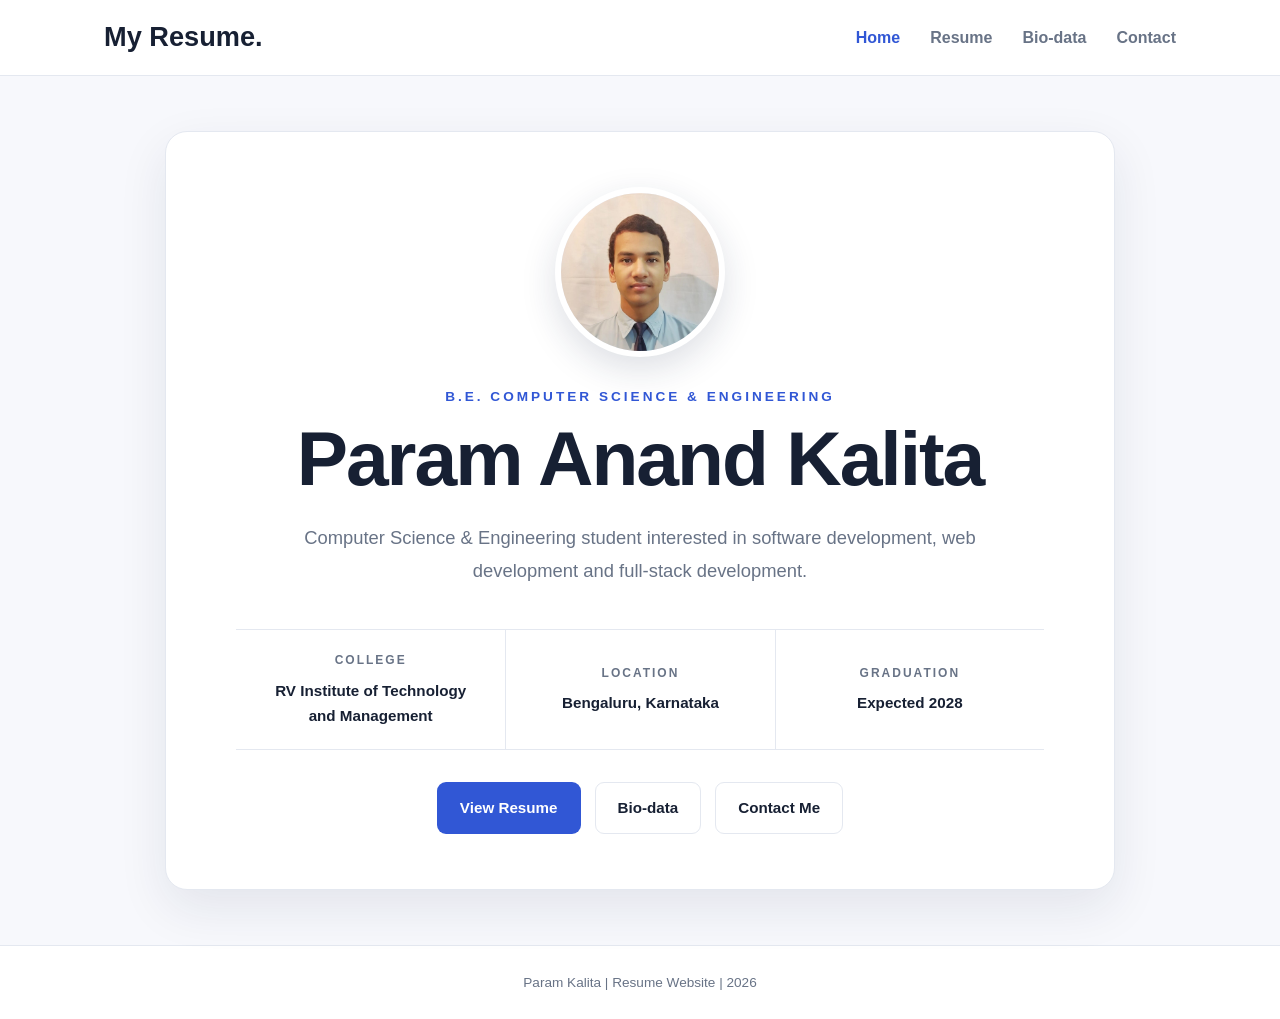
<file: index.html>
<!doctype html>
<html lang="en">
  <head>
    <meta charset="UTF-8" />
    <meta name="viewport" content="width=device-width, initial-scale=1.0" />
    <title>Param Kalita | Home</title>
    <link rel="stylesheet" href="style.css" />
  </head>
  <body>
    <header>
      <nav class="navbar">
        <a class="logo" href="index.html">My Resume.</a
        ><button class="menu-btn" aria-label="Toggle menu">☰</button>
        <div class="nav-links">
          <a class="active" href="index.html">Home</a
          ><a href="resume.html">Resume</a><a href="bio-data.html">Bio-data</a
          ><a href="contact.html">Contact</a>
        </div>
      </nav>
    </header>
    <main>
      <section class="home-profile">
        <div class="home-card">
          <div class="home-photo">
            <img src="profile.jpg" alt="Param Anand Kalita" />
          </div>
          <p class="home-eyebrow">B.E. Computer Science & Engineering</p>
          <h1>Param Anand Kalita</h1>
          <p class="home-intro">
            Computer Science & Engineering student interested in software
            development, web development and full-stack development.
          </p>
          <div class="home-info">
            <div>
              <span>College</span
              ><strong>RV Institute of Technology and Management</strong>
            </div>
            <div>
              <span>Location</span><strong>Bengaluru, Karnataka</strong>
            </div>
            <div><span>Graduation</span><strong>Expected 2028</strong></div>
          </div>
          <div class="home-buttons">
            <a href="resume.html" class="btn primary">View Resume</a
            ><a href="bio-data.html" class="btn secondary">Bio-data</a
            ><a href="contact.html" class="btn secondary">Contact Me</a>
          </div>
        </div>
      </section>
    </main>
    <footer>Param Kalita | Resume Website | <span id="year"></span></footer>
    <script src="script.js"></script>
  </body>
</html>
</file>
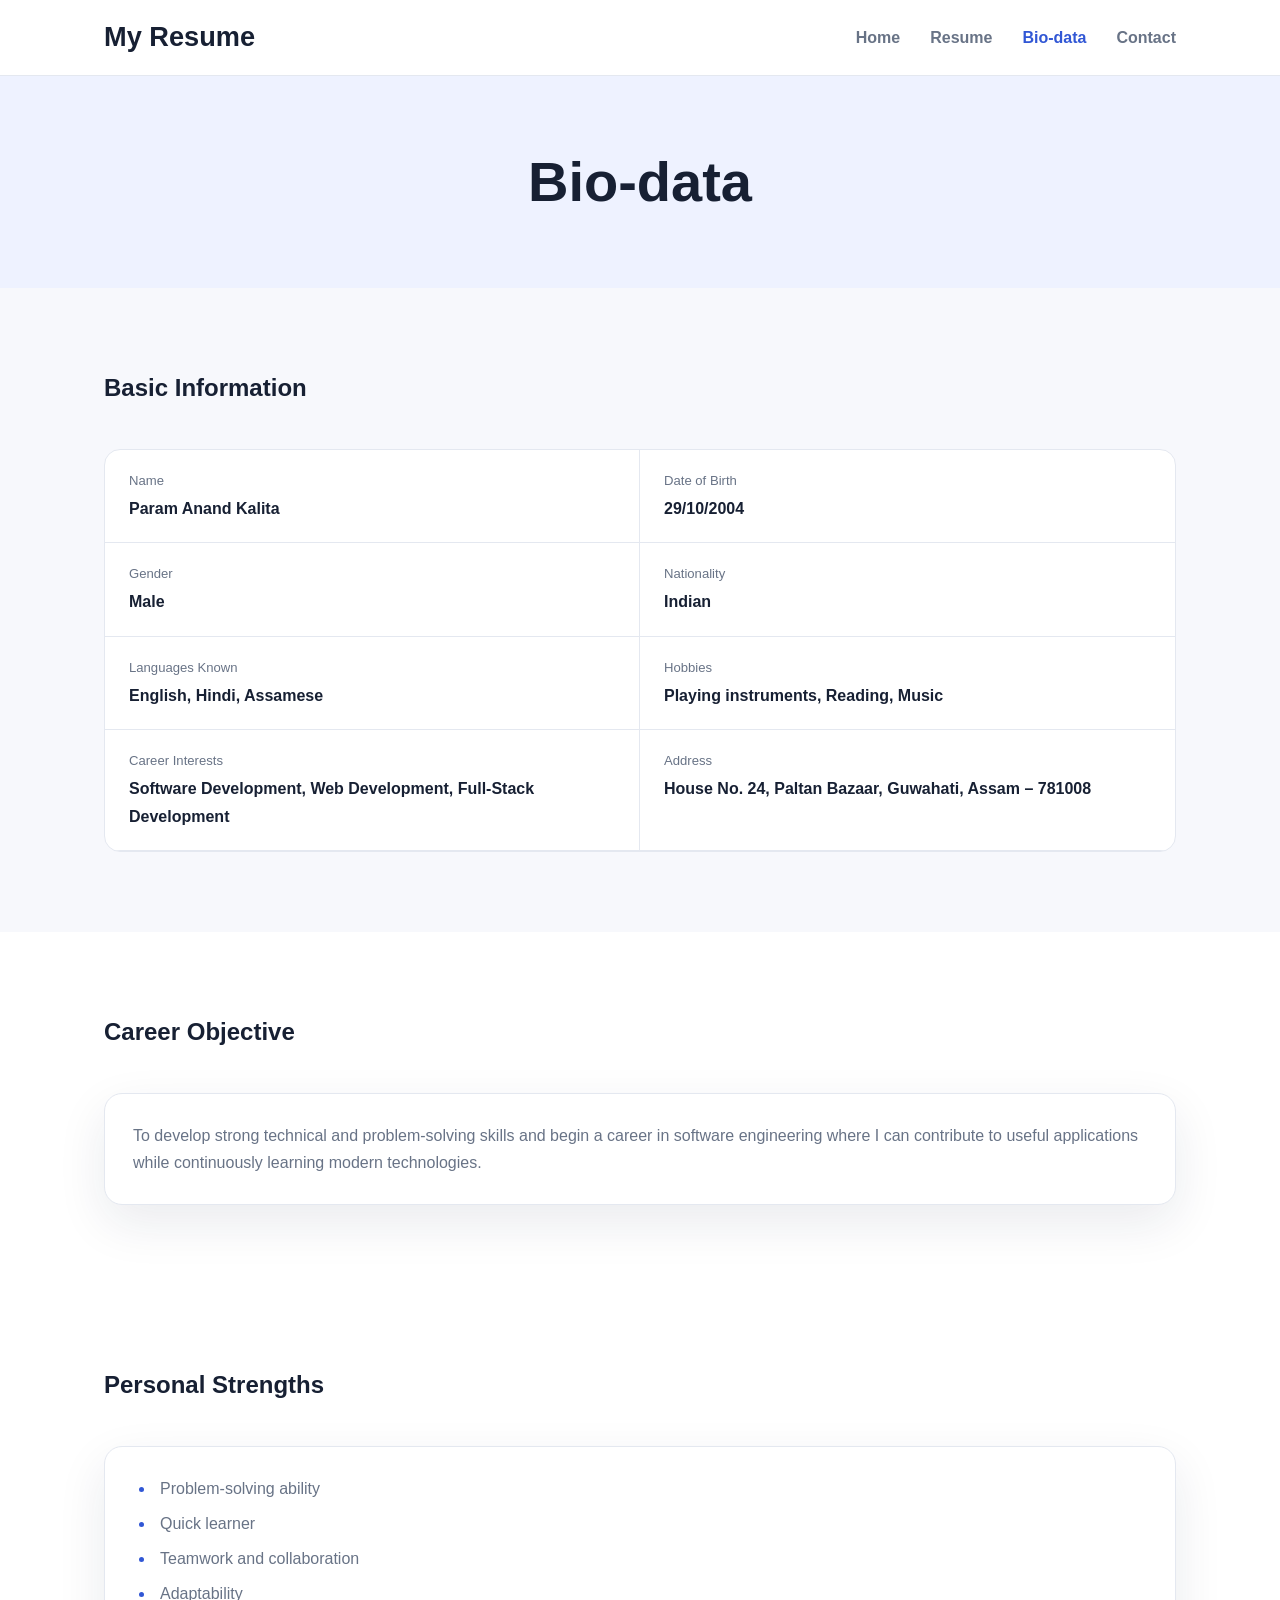
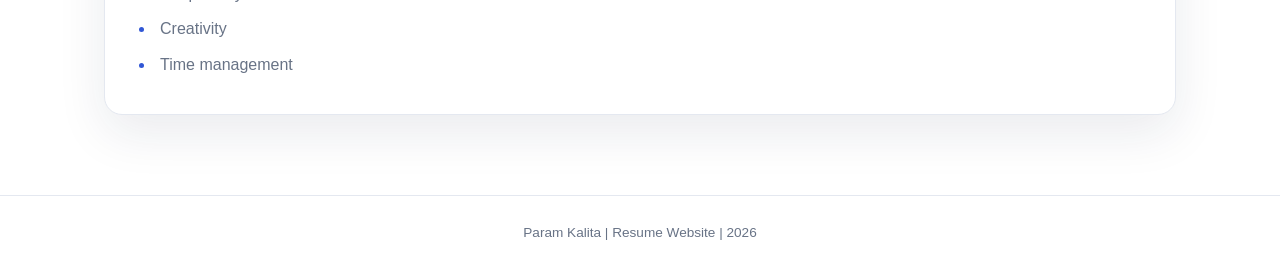
<file: bio-data.html>
<!doctype html>
<html lang="en">
  <head>
    <meta charset="UTF-8" />
    <meta name="viewport" content="width=device-width, initial-scale=1.0" />
    <title>Param Kalita | Bio-data</title>
    <link rel="stylesheet" href="style.css" />
  </head>
  <body>
    <header>
      <nav class="navbar">
        <a class="logo" href="index.html">My Resume</a
        ><button class="menu-btn" aria-label="Toggle menu">☰</button>
        <div class="nav-links">
          <a href="index.html">Home</a><a href="resume.html">Resume</a
          ><a class="active" href="bio-data.html">Bio-data</a
          ><a href="contact.html">Contact</a>
        </div>
      </nav>
    </header>
    <main>
      <section class="page-banner"><h1>Bio-data</h1></section>
      <section class="section">
        <h2>Basic Information</h2>
        <div class="details">
          <div><span>Name</span><strong>Param Anand Kalita</strong></div>
          <div><span>Date of Birth</span><strong>29/10/2004</strong></div>
          <div><span>Gender</span><strong>Male</strong></div>
          <div><span>Nationality</span><strong>Indian</strong></div>
          <div>
            <span>Languages Known</span
            ><strong>English, Hindi, Assamese</strong>
          </div>
          <div>
            <span>Hobbies</span
            ><strong>Playing instruments, Reading, Music</strong>
          </div>
          <div>
            <span>Career Interests</span
            ><strong
              >Software Development, Web Development, Full-Stack
              Development</strong
            >
          </div>
          <div>
            <span>Address</span
            ><strong
              >House No. 24, Paltan Bazaar, Guwahati, Assam – 781008</strong
            >
          </div>
        </div>
      </section>
      <section class="section alt">
        <h2>Career Objective</h2>
        <div class="card">
          <p>
            To develop strong technical and problem-solving skills and begin a
            career in software engineering where I can contribute to useful
            applications while continuously learning modern technologies.
          </p>
        </div>
      </section>
      <section class="section alt">
        <h2>Personal Strengths</h2>
        <div class="card">
          <ul class="strength-list">
            <li>Problem-solving ability</li>
            <li>Quick learner</li>
            <li>Teamwork and collaboration</li>
            <li>Adaptability</li>
            <li>Creativity</li>
            <li>Time management</li>
          </ul>
        </div>
      </section>
    </main>
    <footer>Param Kalita | Resume Website | <span id="year"></span></footer>
    <script src="script.js"></script>
  </body>
</html>
</file>
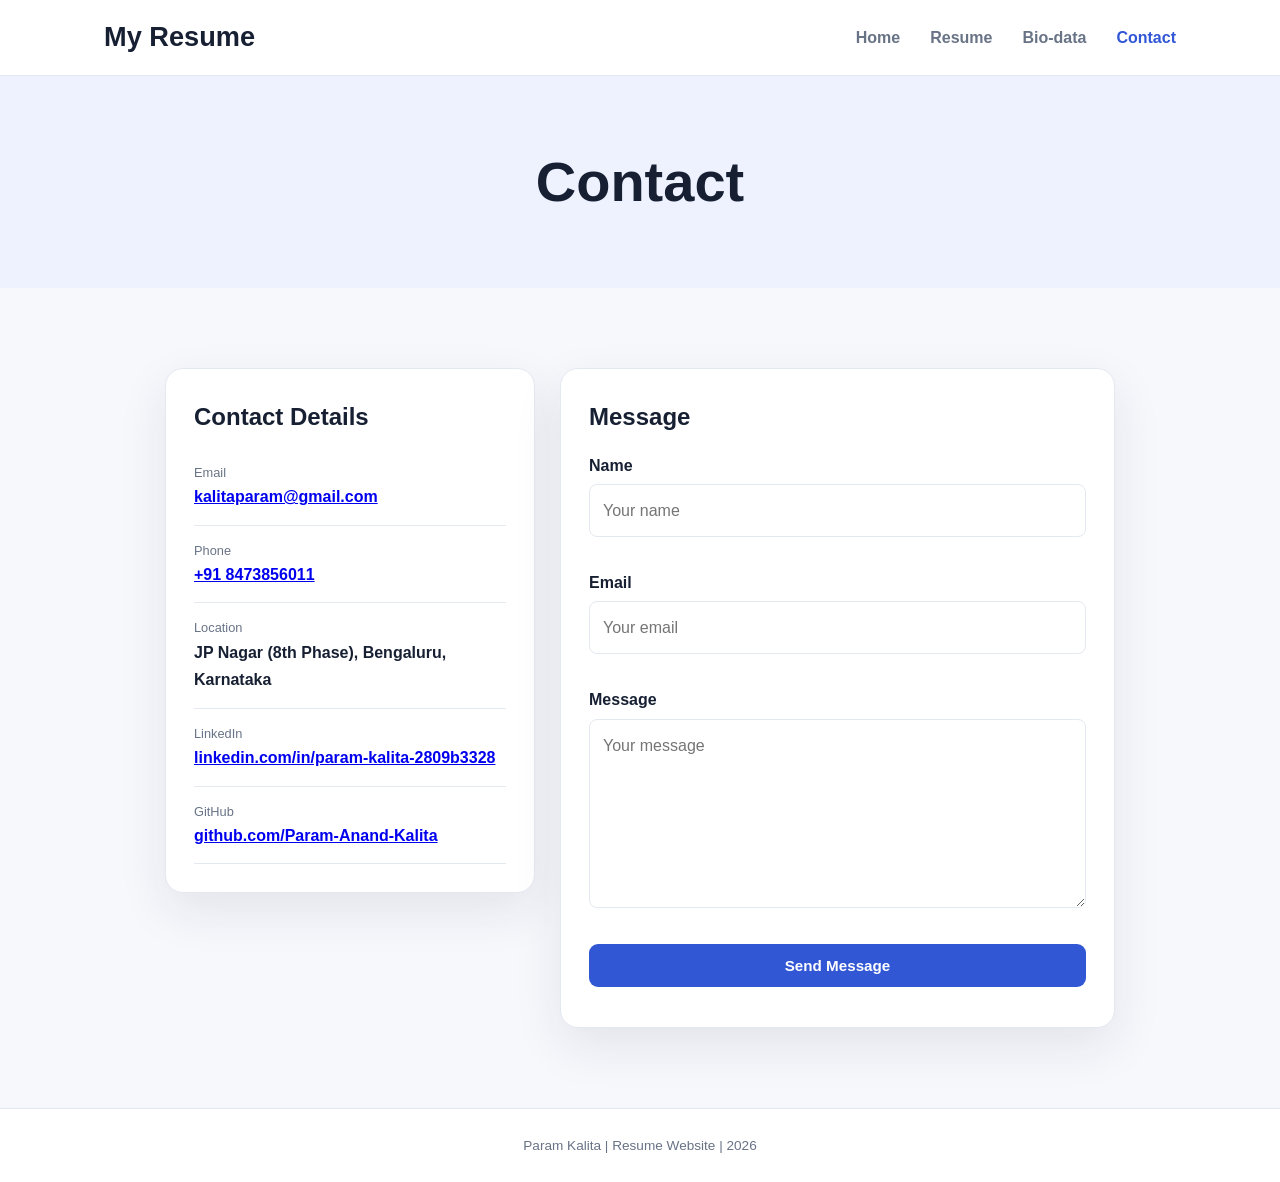
<file: contact.html>
<!doctype html>
<html lang="en">
  <head>
    <meta charset="UTF-8" />
    <meta name="viewport" content="width=device-width, initial-scale=1.0" />
    <title>Param Kalita | Contact</title>
    <link rel="stylesheet" href="style.css" />
  </head>
  <body>
    <header>
      <nav class="navbar">
        <a class="logo" href="index.html">My Resume</a
        ><button class="menu-btn" aria-label="Toggle menu">☰</button>
        <div class="nav-links">
          <a href="index.html">Home</a><a href="resume.html">Resume</a
          ><a href="bio-data.html">Bio-data</a
          ><a class="active" href="contact.html">Contact</a>
        </div>
      </nav>
    </header>
    <main>
      <section class="page-banner"><h1>Contact</h1></section>
      <section class="section">
        <div class="contact-grid">
          <div class="card">
            <h2>Contact Details</h2>
            <div class="contact-row">
              <span>Email</span
              ><strong
                ><a href="mailto:kalitaparam@gmail.com"
                  >kalitaparam@gmail.com</a
                ></strong
              >
            </div>
            <div class="contact-row">
              <span>Phone</span
              ><strong><a href="tel:+918473856011">+91 8473856011</a></strong>
            </div>
            <div class="contact-row">
              <span>Location</span
              ><strong>JP Nagar (8th Phase), Bengaluru, Karnataka</strong>
            </div>
            <div class="contact-row">
              <span>LinkedIn</span
              ><strong
                ><a
                  href="https://www.linkedin.com/in/param-kalita-2809b3328"
                  target="_blank"
                  >linkedin.com/in/param-kalita-2809b3328</a
                ></strong
              >
            </div>
            <div class="contact-row">
              <span>GitHub</span
              ><strong
                ><a href="https://github.com/Param-Anand-Kalita" target="_blank"
                  >github.com/Param-Anand-Kalita</a
                ></strong
              >
            </div>
          </div>
          <div class="card">
            <h2>Message</h2>
            <form id="contactForm">
              <label for="name">Name</label
              ><input
                type="text"
                id="name"
                name="name"
                placeholder="Your name"
                required
              /><small class="error" id="nameError"></small
              ><label for="email">Email</label
              ><input
                type="email"
                id="email"
                name="email"
                placeholder="Your email"
                required
              /><small class="error" id="emailError"></small
              ><label for="message">Message</label
              ><textarea
                id="message"
                name="message"
                rows="6"
                placeholder="Your message"
                required
              ></textarea
              ><small class="error" id="messageError"></small
              ><button type="submit" class="btn primary">Send Message</button>
              <p id="successMessage" class="success"></p>
            </form>
          </div>
        </div>
      </section>
    </main>
    <footer>Param Kalita | Resume Website | <span id="year"></span></footer>
    <script src="script.js"></script>
  </body>
</html>
</file>
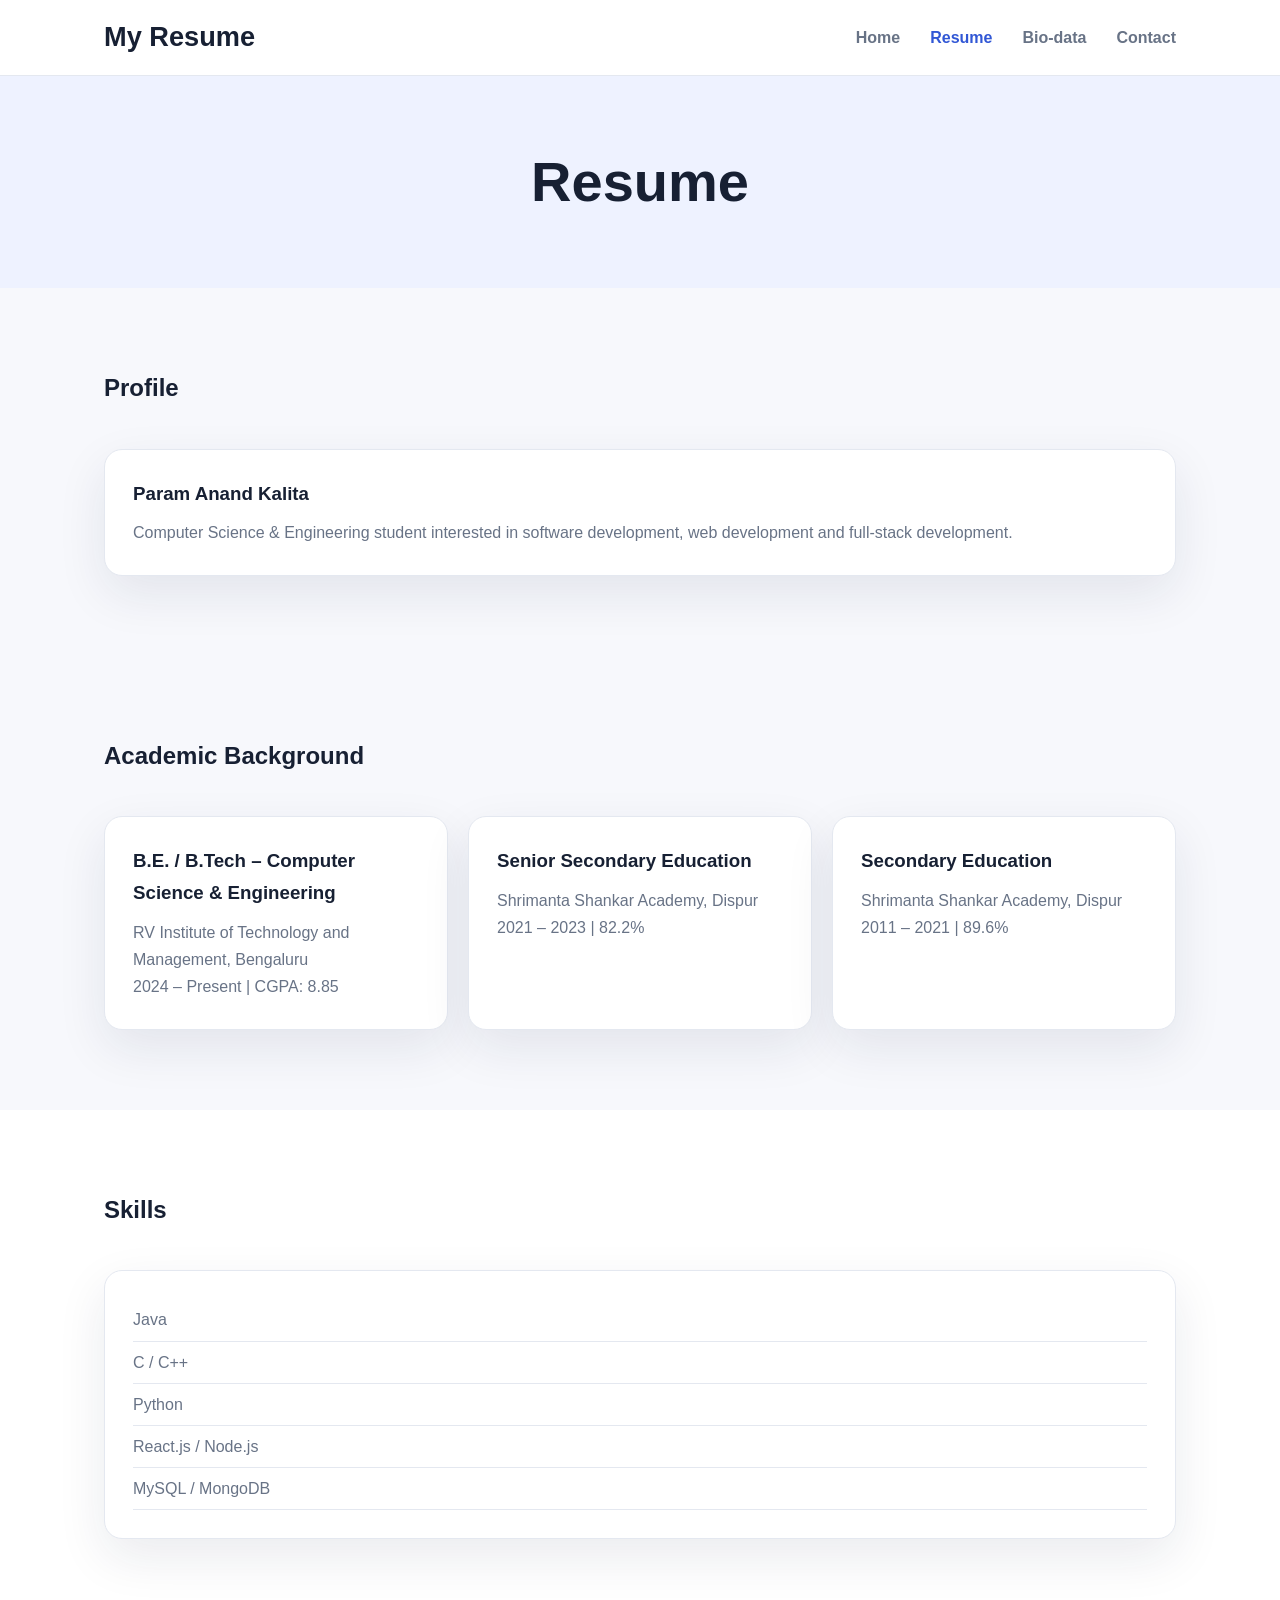
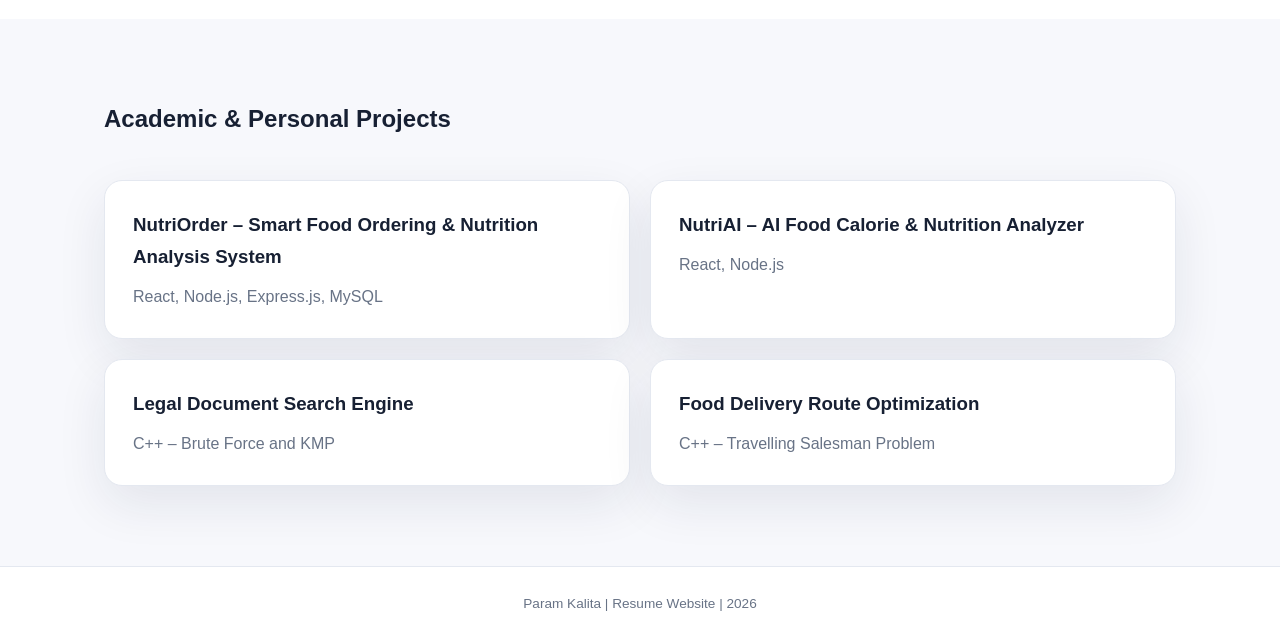
<file: resume.html>
<!doctype html>
<html lang="en">
  <head>
    <meta charset="UTF-8" />
    <meta name="viewport" content="width=device-width, initial-scale=1.0" />
    <title>Param Kalita | Resume</title>
    <link rel="stylesheet" href="style.css" />
  </head>
  <body>
    <header>
      <nav class="navbar">
        <a class="logo" href="index.html">My Resume</a
        ><button class="menu-btn" aria-label="Toggle menu">☰</button>
        <div class="nav-links">
          <a href="index.html">Home</a
          ><a class="active" href="resume.html">Resume</a
          ><a href="bio-data.html">Bio-data</a
          ><a href="contact.html">Contact</a>
        </div>
      </nav>
    </header>
    <main>
      <section class="page-banner"><h1>Resume</h1></section>
      <section class="section">
        <h2>Profile</h2>
        <div class="card">
          <h3>Param Anand Kalita</h3>
          <p>
            Computer Science & Engineering student interested in software
            development, web development and full-stack development.
          </p>
        </div>
      </section>
      <section class="section">
        <h2>Academic Background</h2>
        <div class="grid three">
          <article class="card">
            <h3>B.E. / B.Tech – Computer Science & Engineering</h3>
            <p>RV Institute of Technology and Management, Bengaluru</p>
            <p>2024 – Present | CGPA: 8.85</p>
          </article>
          <article class="card">
            <h3>Senior Secondary Education</h3>
            <p>Shrimanta Shankar Academy, Dispur</p>
            <p>2021 – 2023 | 82.2%</p>
          </article>
          <article class="card">
            <h3>Secondary Education</h3>
            <p>Shrimanta Shankar Academy, Dispur</p>
            <p>2011 – 2021 | 89.6%</p>
          </article>
        </div>
      </section>
      <section class="section alt">
        <h2>Skills</h2>
        <div class="card">
          <ul class="clean-list">
            <li>Java</li>
            <li>C / C++</li>
            <li>Python</li>
            <li>React.js / Node.js</li>
            <li>MySQL / MongoDB</li>
          </ul>
        </div>
      </section>
      <section class="section">
        <h2>Academic & Personal Projects</h2>
        <div class="grid two">
          <article class="card">
            <h3>
              NutriOrder – Smart Food Ordering & Nutrition Analysis System
            </h3>
            <p>React, Node.js, Express.js, MySQL</p>
          </article>
          <article class="card">
            <h3>NutriAI – AI Food Calorie & Nutrition Analyzer</h3>
            <p>React, Node.js</p>
          </article>
          <article class="card">
            <h3>Legal Document Search Engine</h3>
            <p>C++ – Brute Force and KMP</p>
          </article>
          <article class="card">
            <h3>Food Delivery Route Optimization</h3>
            <p>C++ – Travelling Salesman Problem</p>
          </article>
        </div>
      </section>
    </main>
    <footer>Param Kalita | Resume Website | <span id="year"></span></footer>
    <script src="script.js"></script>
  </body>
</html>
</file>
<file: style.css>
* {
  box-sizing: border-box;
  margin: 0;
  padding: 0;
}
:root {
  --bg: #f7f8fc;
  --surface: #fff;
  --text: #172033;
  --muted: #687386;
  --line: #e4e8f0;
  --accent: #3157d5;
  --accent-dark: #243fa0;
  --soft: #eef2ff;
  --shadow: 0 18px 50px rgba(24, 38, 72, 0.09);
}
html {
  scroll-behavior: smooth;
}
body {
  font-family: Arial, Helvetica, sans-serif;
  background: var(--bg);
  color: var(--text);
  line-height: 1.7;
}
header {
  background: rgba(255, 255, 255, 0.95);
  border-bottom: 1px solid var(--line);
  position: sticky;
  top: 0;
  z-index: 10;
  backdrop-filter: blur(10px);
}
.navbar {
  max-width: 1120px;
  margin: auto;
  min-height: 72px;
  padding: 0 24px;
  display: flex;
  align-items: center;
  justify-content: space-between;
}
.logo {
  color: var(--text);
  text-decoration: none;
  font-size: 1.7rem;
  font-weight: 800;
}
.nav-links {
  display: flex;
  gap: 30px;
}
.nav-links a {
  text-decoration: none;
  color: var(--muted);
  font-weight: 600;
  padding: 24px 0;
}
.nav-links a:hover,
.nav-links a.active {
  color: var(--accent);
}
.menu-btn {
  display: none;
  border: 0;
  background: none;
  font-size: 1.5rem;
  cursor: pointer;
}
main {
  min-height: calc(100vh - 145px);
}
.home-profile {
  min-height: calc(100vh - 145px);
  display: flex;
  align-items: center;
  justify-content: center;
  padding: 55px 24px;
}
.home-card {
  width: 100%;
  max-width: 950px;
  background: var(--surface);
  border: 1px solid var(--line);
  border-radius: 22px;
  padding: 55px 70px;
  text-align: center;
  box-shadow: var(--shadow);
}
.home-photo {
  width: 170px;
  height: 170px;
  margin: 0 auto 28px;
  border-radius: 50%;
  overflow: hidden;
  border: 6px solid #fff;
  box-shadow: 0 12px 35px rgba(24, 38, 72, 0.15);
  background: var(--soft);
}
.home-photo img {
  display: block;
  width: 100%;
  height: 100%;
  object-fit: cover;
}
.home-eyebrow {
  color: var(--accent);
  text-transform: uppercase;
  letter-spacing: 3px;
  font-size: 0.85rem;
  font-weight: 800;
  margin-bottom: 10px;
}
.home-card h1 {
  font-size: clamp(3rem, 6vw, 4.8rem);
  line-height: 1.05;
  letter-spacing: -2px;
  margin-bottom: 22px;
}
.home-intro {
  max-width: 760px;
  margin: 0 auto;
  color: var(--muted);
  font-size: 1.15rem;
  line-height: 1.8;
}
.home-info {
  display: grid;
  grid-template-columns: repeat(3, 1fr);
  margin: 42px auto 0;
  max-width: 850px;
  border-top: 1px solid var(--line);
  border-bottom: 1px solid var(--line);
}
.home-info div {
  padding: 20px 24px;
  min-height: 105px;
  display: flex;
  flex-direction: column;
  justify-content: center;
}
.home-info div + div {
  border-left: 1px solid var(--line);
}
.home-info span {
  display: block;
  color: var(--muted);
  text-transform: uppercase;
  letter-spacing: 2px;
  font-size: 0.75rem;
  font-weight: 800;
  margin-bottom: 7px;
}
.home-info strong {
  font-size: 0.95rem;
  font-weight: 600;
}
.home-buttons {
  display: flex;
  justify-content: center;
  gap: 14px;
  margin-top: 32px;
}
.btn {
  display: inline-block;
  padding: 12px 22px;
  border-radius: 9px;
  text-decoration: none;
  font-weight: 700;
  border: 1px solid transparent;
  cursor: pointer;
  font-size: 0.95rem;
}
.primary {
  color: #fff;
  background: var(--accent);
}
.primary:hover {
  background: var(--accent-dark);
}
.secondary {
  color: var(--text);
  background: #fff;
  border-color: var(--line);
}
.secondary:hover {
  border-color: var(--accent);
  color: var(--accent);
}
.card {
  background: var(--surface);
  border: 1px solid var(--line);
  border-radius: 18px;
  padding: 28px;
  box-shadow: var(--shadow);
}
.section {
  max-width: 1120px;
  margin: auto;
  padding: 80px 24px;
}
.section > h2 {
  margin-bottom: 40px;
}
.section.alt {
  max-width: none;
  padding: 80px max(24px, calc((100% - 1072px) / 2));
  background: #fff;
}
.grid {
  display: grid;
  gap: 20px;
}
.grid.two {
  grid-template-columns: 1fr 1fr;
}
.grid.three {
  grid-template-columns: repeat(3, 1fr);
}
.card h2,
.card h3 {
  margin-bottom: 10px;
}
.card p {
  color: var(--muted);
}
.details {
  display: grid;
  grid-template-columns: 1fr 1fr;
  background: #fff;
  border: 1px solid var(--line);
  border-radius: 16px;
  overflow: hidden;
}
.details div {
  padding: 20px 24px;
  border-bottom: 1px solid var(--line);
}
.details div:nth-child(odd) {
  border-right: 1px solid var(--line);
}
.details span {
  display: block;
  color: var(--muted);
  font-size: 0.82rem;
  margin-bottom: 3px;
}
.page-banner {
  padding: 75px 24px;
  text-align: center;
  background: var(--soft);
}
.page-banner h1 {
  font-size: 3.5rem;
  line-height: 1.1;
}
.strength-list {
  padding-left: 22px;
  color: var(--muted);
}
.strength-list li {
  margin-bottom: 8px;
  padding-left: 5px;
}
.strength-list li::marker {
  color: var(--accent);
}
.clean-list {
  list-style: none;
  color: var(--muted);
}
.clean-list li {
  padding: 7px 0;
  border-bottom: 1px solid var(--line);
}
.contact-grid {
  display: grid;
  grid-template-columns: 0.8fr 1.2fr;
  gap: 25px;
  max-width: 950px;
  margin: auto;
}
.contact-grid > .card:first-child {
  height: fit-content;
}
.contact-row {
  padding: 14px 0;
  border-bottom: 1px solid var(--line);
}
.contact-row span,
.contact-row strong {
  display: block;
}
.contact-row span {
  color: var(--muted);
  font-size: 0.8rem;
}
form label {
  display: block;
  margin-top: 14px;
  margin-bottom: 5px;
  font-weight: 700;
}
input,
textarea {
  width: 100%;
  padding: 12px 13px;
  border: 1px solid var(--line);
  border-radius: 8px;
  font: inherit;
  outline: none;
}
input:focus,
textarea:focus {
  border-color: var(--accent);
}
.error {
  color: #c62828;
  min-height: 18px;
  display: block;
}
.success {
  color: #227a43 !important;
  margin-top: 12px;
}
.contact-grid button {
  width: 100%;
  margin-top: 10px;
}
footer {
  text-align: center;
  padding: 25px;
  color: var(--muted);
  font-size: 0.85rem;
  border-top: 1px solid var(--line);
  background: #fff;
}
@media (max-width: 800px) {
  .menu-btn {
    display: block;
  }
  .nav-links {
    display: none;
    position: absolute;
    left: 0;
    right: 0;
    top: 72px;
    background: #fff;
    padding: 15px 24px;
    flex-direction: column;
    gap: 0;
    border-bottom: 1px solid var(--line);
  }
  .nav-links.show {
    display: flex;
  }
  .nav-links a {
    display: block;
    padding: 10px 0;
  }
  .grid.two,
  .grid.three,
  .contact-grid {
    grid-template-columns: 1fr;
  }
  .home-profile {
    min-height: auto;
    padding: 35px 16px;
  }
  .home-card {
    padding: 40px 22px;
    border-radius: 18px;
  }
  .home-photo {
    width: 140px;
    height: 140px;
  }
  .home-card h1 {
    font-size: 2.7rem;
    letter-spacing: -1px;
  }
  .home-intro {
    font-size: 1rem;
  }
  .home-info {
    grid-template-columns: 1fr;
    margin-top: 30px;
  }
  .home-info div {
    min-height: auto;
    padding: 17px 15px;
  }
  .home-info div + div {
    border-left: 0;
    border-top: 1px solid var(--line);
  }
  .home-buttons {
    flex-direction: column;
    align-items: stretch;
  }
  .home-buttons .btn {
    width: 100%;
    text-align: center;
  }
  .section {
    padding: 60px 24px;
  }
  .section.alt {
    padding: 60px 24px;
  }
}
</file>
